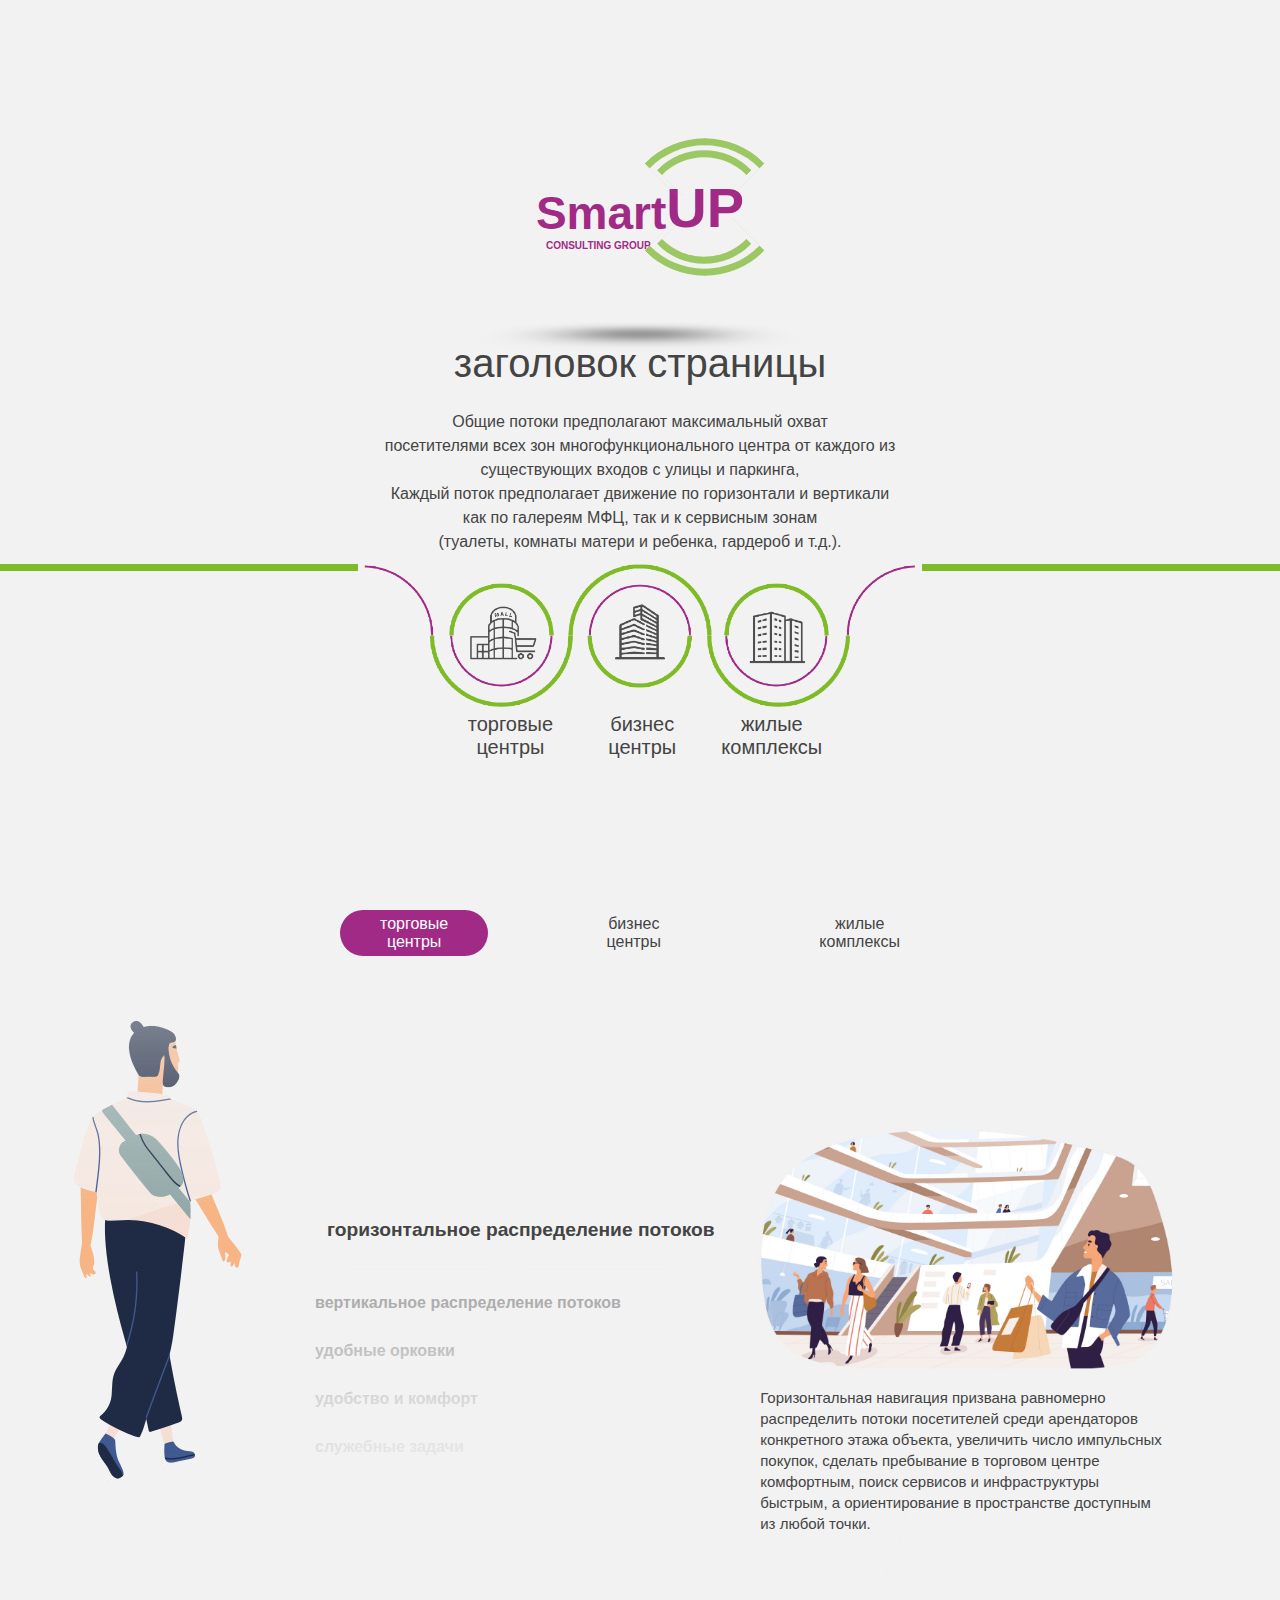
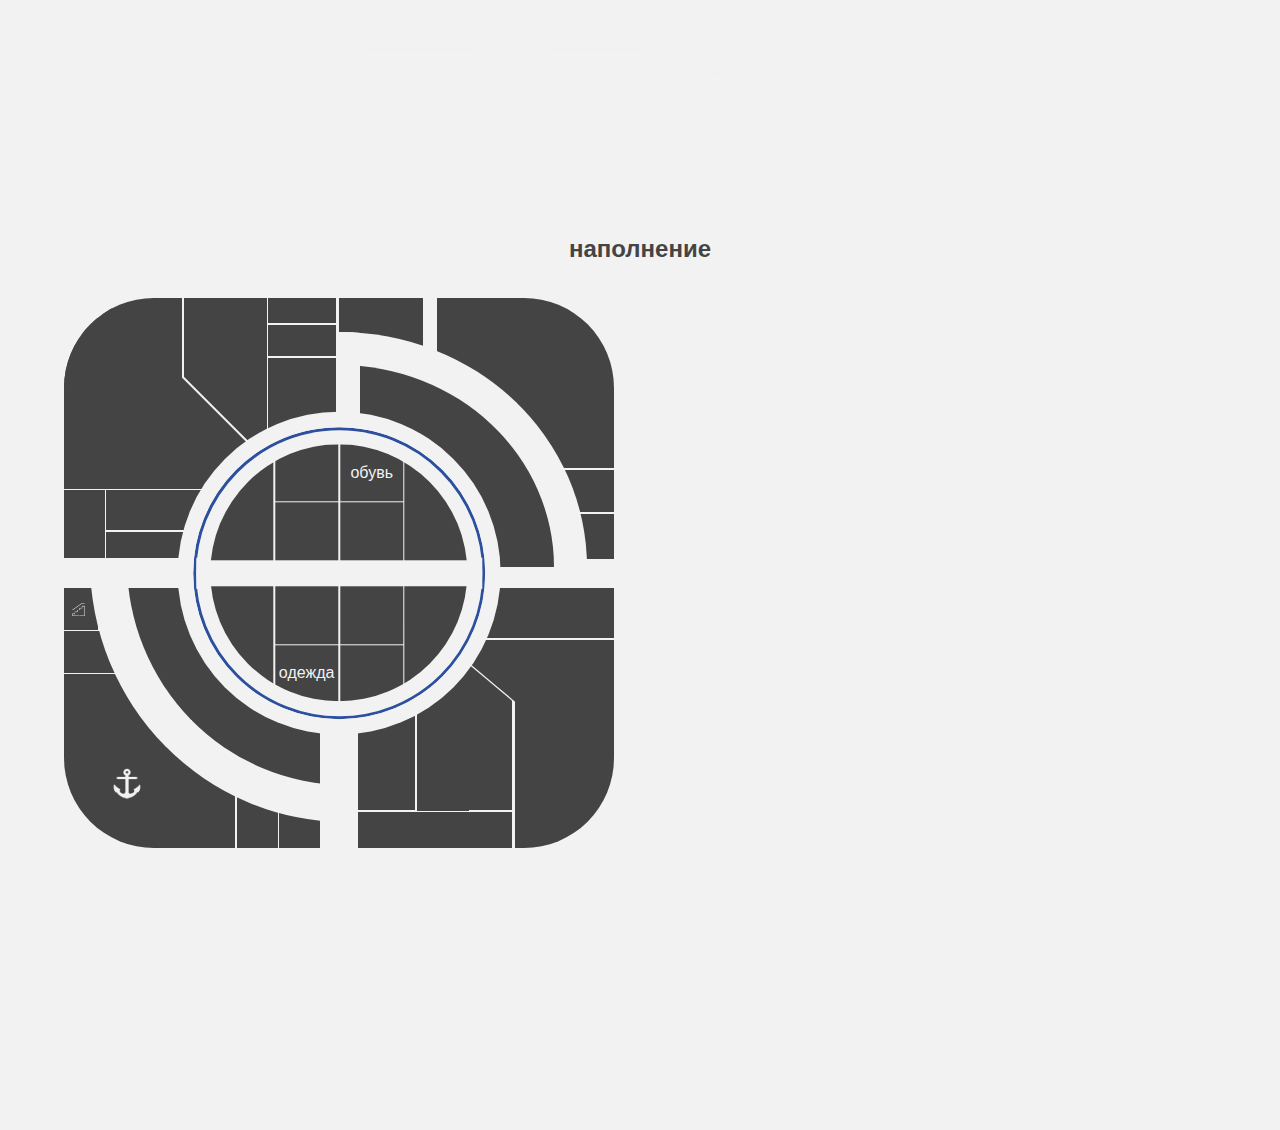
<file: index.html>
<!doctype html>
<html lang="ru">
  <head>
    <meta charset="utf-8">
    <meta name="viewport" content="width=device-width, initial-scale=1, shrink-to-fit=no">
    <!-- <link rel="stylesheet" href="css/swiper.css"> -->
    <link rel="stylesheet" href="css/style.css">
    <title>Hello, world!</title>
  </head>
  <body>

    <header class="header scrol_to">
      <div class="logo">
        <div class="logo_wrap laod_anim">
          <div class="logo_text">
            Smart
            <p class="up">UP</p>
          </div>
          <div class="round"><span></span></div>
          <p>
            consulting group
          </p>
        </div>
        <div class="logo_shaow"></div>
      </div>
      <div class="header_text">
        <h1 class="header_title">заголовок страницы</h1>  
        Общие потоки предполагают максимальный охват<br/>
        посетителями всех зон многофункционального центра от каждого из<br/>
        существующих входов с улицы и паркинга,<br/>
        Каждый поток предполагает движение по горизонтали и вертикали<br/>
        как по галереям МФЦ, так и к сервисным зонам<br/>
        (туалеты, комнаты матери и ребенка, гардероб и т.д.).
      </div>
      <div class="header_blocks">
        <div class="header_line ln-1"></div>
        <div class="header_blocks__inner">
          <div class="header_line__wrap">
            <img src="img/Без имени.png" alt="">
          </div>
          <div class="wrap_block">
            <div class="block laod_anim bl-1">
              <a href="#" class="header_linck"></a>
              <img src="img/img02.png" alt="">
            </div>
            <div class="block_titele">
              торговые<br/>
              центры
            </div>
          </div>

          <div class="wrap_block">
            <div class="block laod_anim bl-2">
              <a href="#" class="header_linck"></a>
              <img class="img laod_anim" src="img/img01.png" alt="">
            </div>
            <div class="block_titele">
              бизнес<br/>
              центры
            </div>
          </div>
          <div class="wrap_block">
            <div class="block laod_anim bl-3">
              <a href="#" class="header_linck"></a>
              <img src="img/img03.png" alt="">
            </div>
            <div class="block_titele">
               жилые <br/>
              комплексы
            </div>
          </div>
          <div class="wrap_tiele">
            <div class="tiele t-1">
              торговые <br/>
              центры
            </div>
            <div class="tiele t-2">
              бизнес<br/>
              центры
            </div>
            <div class="tiele t-3">
              жилые <br/>
              комплексы
            </div>
          </div>
        </div> 
        <div class="header_line ln-2"></div>
      </div>
    </header>   
    <section class="content scrol_to">
      <div class="tab">
        <div class="tad_btns">
          <label for="tab-1" class="tab_btn active">
            торговые <br/>
            центры
          </label>
          <label for="tab-2" class="tab_btn">
            бизнес<br/>
            центры
          </label>
          <label for="tab-3" class="tab_btn">
            жилые <br/>
            комплексы
          </label>
        </div>
        <input type="radio" name="tab" id="tab-1" checked>
        <input type="radio" name="tab" id="tab-2">
        <input type="radio" name="tab" id="tab-3">
        <div class="tab_body">
          <div class="tab_content tab-1">
            <div class="wrap_img__left">
              <div class="wrap_img active_move tab-1 img-1">
                <img src="img/tcL01.jpg" alt="">
              </div>
              <div class="wrap_img tab-1 img-2">
                <img src="img/tcL02.jpg" alt="">
              </div>
             <!--  <div class="wrap_img img-3">
                <img src="img/tcL01.jpg" alt="">
              </div> -->
              <div class="wrap_img tab-1 img-3">
                <img src="img/tcL03.jpg" alt="">
              </div>
              <div class="wrap_img tab-1 img-4">
                <img src="img/tcL04.jpg" alt="">
              </div>
              <div class="wrap_img tab-1 img-5">
                <img src="img/tcL05.jpg" alt="">
              </div>
            </div>
            <ul class="tab_ul">
              <li class="tab_item tab-1 active it-1">
                <a href="#" class="tab_linck">
                  горизонтальное распределение потоков
                </a>
              </li>
              <li class="tab_item tab-1 it-2">
                <a href="#" class="tab_linck">
                  вертикальное распределение потоков
                </a>
              </li>
              <!-- <li class="tab_item it-3">
                <a href="#" class="tab_linck">
                  уменьшение критических птоков
                </a>
              </li> -->
              <li class="tab_item tab-1 it-4">
                <a href="#" class="tab_linck">
                  удобные орковки
                </a>
              </li>
              <li class="tab_item tab-1 it-5">
                <a href="#" class="tab_linck">
                  удобство и комфорт
                </a>
              </li>
              <li class="tab_item tab-1 it-6">
                <a href="#" class="tab_linck">
                  служебные задачи
                </a>
              </li>
            </ul>
            <div class="tab_inf">
              <div class="tab_inf__wrap active_move tab-1">
                <div class="tab_inf__inner">
                  <div class="tab_img">
                    <img src="img/tc01.jpg" alt="">
                  </div>
                  <div class="tab_text">
                    Горизонтальная навигация призвана равномерно распределить
                    потоки посетителей среди арендаторов конкретного этажа объекта,
                    увеличить число импульсных покупок, сделать пребывание в
                    торговом центре комфортным, поиск сервисов и инфраструктуры
                    быстрым, а ориентирование в пространстве доступным из любой
                    точки.
                  </div>
                </div>
              </div>
              <div class="tab_inf__wrap tab-1">
                <div class="tab_inf__inner">
                  <div class="tab_img">
                    <img src="img/tc02.jpg" alt="">
                  </div>
                  <div class="tab_text">
                    Вертикальная навигация призвана быстро сориентировать
                    посетителя перед эскалатором или лифтом, что именно он может
                    найти на других уровнях и где сейчас находится. Этот блок помогает
                    перераспределить трафик между уровнями и протянуть поток
                    посетителей на этажи.
                  </div>
                </div>
              </div>
              <div class="tab_inf__wrap tab-1">
                <div class="tab_inf__inner">
                  <div class="tab_img">
                    <img src="img/tc03.jpg" alt="">
                  </div>
                  <div class="tab_text">
                    Театр начинается с вешалки, а торговый центр - с подъездных путей.
                    Отношение к объекту далеко не в последнюю очередь зависит от
                    удобства водителя. Найти парковку, нужное место, ближайший вход,
                    вернуться назад с первой попытки - это редкое удовольствие,
                    которое запомнят и оценят все посетители.
                  </div>
                </div>
              </div>
              <div class="tab_inf__wrap tab-1">
                <div class="tab_inf__inner">
                  <div class="tab_img">
                    <img src="img/tc04.jpg" alt="">
                  </div>
                  <div class="tab_text">
                    В торговом центре собрано очень много всего: магазины, парковки,
                    туалеты, лифты, арт-пространства, еда, развлечения и так далее.
                    Если во всем этом многообразии составляющих легко и просто
                    сориентироваться в любой точке - это удобно. По-настоящему
                    удобно. Это уже лояльность.
                  </div>
                </div>
              </div>
              <div class="tab_inf__wrap tab-1">
                <div class="tab_inf__inner">
                  <div class="tab_img">
                    <img src="img/tc05.jpg" alt="">
                  </div>
                  <div class="tab_text">
                    Посетители объекта - это лишь одна сторона жизни торгового
                    комплекса. По ту сторону сервисных дверей кипит целая жизнь,
                    которая все время куда-то ходит, что-то привозит, с кем-то
                    встречается. Вывесок арендаторов там нет, а ориентироваться
                    нужно. Служебная навигация призвана направить все потоки
                    обслуживающего персонала или сотрудников объекта.
                  </div>
                </div>
              </div>
            </div>
          </div>
          <div class="tab_content tab-2">
            <div class="wrap_img__left">
              <div class="wrap_img active_move tab-2 img-1">
                <img src="img/bcL01.jpg" alt="">
              </div>
              <div class="wrap_img tab-2 img-2">
                <img src="img/bcL02.jpg" alt="">
              </div>
              <div class="wrap_img tab-2 img-3">
                <img src="img/bcL03.jpg" alt="">
              </div>
              <div class="wrap_img tab-2 img-4">
                <img src="img/tcL05.jpg" alt="">
              </div>
              <div class="wrap_img tab-2 img-5">
                <img src="img/bcL05.jpg" alt="">
              </div>
            </div>
            <ul class="tab_ul">
              <li class="tab_item tab-2 active it-1">
                <a href="#" class="tab_linck">
                  удобные парковки
                </a>
              </li>
              <li class="tab_item tab-2 it-2">
                <a href="#" class="tab_linck">
                  использование инфаструктуры
                </a>
              </li>
              <li class="tab_item tab-2 it-4">
                <a href="#" class="tab_linck">
                  встреча гостей
                </a>
              </li>
              <li class="tab_item tab-2 it-5">
                <a href="#" class="tab_linck">
                  служебные задачи
                </a>
              </li>
              <li class="tab_item tab-2 it-6">
                <a href="#" class="tab_linck">
                  поддержка статуса
                </a>
              </li>
            </ul>
            <div class="tab_inf">
              <div class="tab_inf__wrap active_move tab-2">
                <div class="tab_inf__inner">
                  <div class="tab_img">
                    <img src="img/bc01.jpg" alt="">
                  </div>
                  <div class="tab_text">
                    Бизнес-центры, как правило, располагает развитой
                    инфраструктурой, сложными интересными планировками и единым
                    сдержанным дизайном. Когда есть правильная навигация, резиденту
                    достаточно просто назвать гостям номер офиса, а гости уже сами
                    смогут быстро сориентироваться и не будут мучать лишними
                    вопросами при поисках.
                  </div>
                </div>
              </div>
              <div class="tab_inf__wrap tab-2">
                <div class="tab_inf__inner">
                  <div class="tab_img">
                    <img src="img/bc02.jpg" alt="">
                  </div>
                  <div class="tab_text">
                    Бизнес-центры, как правило, располагает развитой
                    инфраструктурой, сложными интересными планировками и единым
                    сдержанным дизайном. Когда есть правильная навигация, резиденту
                    достаточно просто назвать гостям номер офиса, а гости уже сами
                    смогут быстро сориентироваться и не будут мучать лишними
                    вопросами при поисках.
                  </div>
                </div>
              </div>
              <div class="tab_inf__wrap tab-2">
                <div class="tab_inf__inner">
                  <div class="tab_img">
                    <img src="img/bc03.jpg" alt="">
                  </div>
                  <div class="tab_text">
                    Бизнес-центры, как правило, располагает развитой
                    инфраструктурой, сложными интересными планировками и единым
                    сдержанным дизайном. Когда есть правильная навигация, резиденту
                    достаточно просто назвать гостям номер офиса, а гости уже сами
                    смогут быстро сориентироваться и не будут мучать лишними
                    вопросами при поисках.
                  </div>
                </div>
              </div>
              <div class="tab_inf__wrap tab-2">
                <div class="tab_inf__inner">
                  <div class="tab_img">
                    <img src="img/bc04.jpg" alt="">
                  </div>
                  <div class="tab_text">
                    Резиденты объекта - это лишь одна часть жизни бизнес центра. По ту
                    сторону сервисных дверей кипит целая жизнь, которая все время
                    куда-то ходит, что-то привозит, с кем-то встречается. Вывесок там
                    нет, а ориентироваться нужно. Служебная навигация призвана
                    направить все потоки обслуживающего персонала или сотрудников
                    объекта.
                  </div>
                </div>
              </div>
              <div class="tab_inf__wrap tab-2">
                <div class="tab_inf__inner">
                  <div class="tab_img">
                    <img src="img/bc05.jpg" alt="">
                  </div>
                  <div class="tab_text">
                    Посетители объекта - это лишь одна сторона жизни торгового
                    комплекса. По ту сторону сервисных дверей кипит целая жизнь,
                    которая все время куда-то ходит, что-то привозит, с кем-то
                    встречается. Вывесок арендаторов там нет, а ориентироваться
                    нужно. Служебная навигация призвана направить все потоки
                    обслуживающего персонала или сотрудников объекта.
                  </div>
                </div>
              </div>
            </div>
          </div>
          <div class="tab_content tab-3">
             <div class="wrap_img__left">
              <div class="wrap_img active_move tab-3 img-1">
                <img src="img/bcL05.jpg" alt="">
              </div>
              <div class="wrap_img tab-3 img-2">
                <img src="img/jkL02.jpg" alt="">
              </div>
              <div class="wrap_img tab-3 img-3">
                <img src="img/jkL03.jpg" alt="">
              </div>
              <div class="wrap_img tab-3 img-4">
                <img src="img/tcL04.jpg" alt="">
              </div>
            </div>
            <ul class="tab_ul">
              <li class="tab_item tab-3 active it-1">
                <a href="#" class="tab_linck">
                  удобные парковки
                </a>
              </li>
              <li class="tab_item tab-3 it-2">
                <a href="#" class="tab_linck">
                  использование инфаструктуры
                </a>
              </li>
              <li class="tab_item tab-3 it-3">
                <a href="#" class="tab_linck">
                  встреча гостей
                </a>
              </li>
              <li class="tab_item tab-3 it-4">
                <a href="#" class="tab_linck">
                  служебные задачи
                </a>
              </li>
            </ul>
            <div class="tab_inf">
              <div class="tab_inf__wrap active_move tab-3">
                <div class="tab_inf__inner">
                  <div class="tab_img">
                    <img src="img/jk01.jpg" alt="">
                  </div>
                  <div class="tab_text">
                    Любой уважающий себя девелопер понимает, что есть уровень
                    жилья, который просто не может существовать без навигации.
                    Резиденты комплекса должны всегда знать и понимать, что и где
                    находится.
                  </div>
                </div>
              </div>
              <div class="tab_inf__wrap tab-3">
                <div class="tab_inf__inner">
                  <div class="tab_img">
                    <img src="img/jk02.jpg" alt="">
                  </div>
                  <div class="tab_text">
                    Резиденты объекта - это лишь одна часть жилого комплекса. По ту
                    сторону сервисных дверей кипит целая жизнь, которая все время
                    куда-то ходит, что-то привозит, с кем-то встречается. Вывесок там
                    нет, а ориентироваться нужно. Служебная навигация призвана
                    направить все потоки обслуживающего персонала или сотрудников
                    объекта.
                  </div>
                </div>
              </div>
              <div class="tab_inf__wrap tab-3">
                <div class="tab_inf__inner">
                  <div class="tab_img">
                    <img src="img/jk03.jpg" alt="">
                  </div>
                  <div class="tab_text">
                    Бизнес и премиум жилье, как правило, располагает развитой
                    инфраструктурой, сложными интересными планировками и единым
                    сдержанным дизайном. Когда есть правильная навигация, резиденту
                    достаточно просто назвать гостям номер квартиры, а гости уже сами
                    смогут быстро сориентироваться и не будут мучать лишними
                    вопросами собственника жилья.
                  </div>
                </div>
              </div>
              <div class="tab_inf__wrap tab-3">
                <div class="tab_inf__inner">
                  <div class="tab_img">
                    <img src="img/jk04.jpg" alt="">
                  </div>
                  <div class="tab_text">
                    Резиденты комплекса почувствуют настоящий комфорт, когда смогут
                    быстро ориентироваться на территории ЖК сами и будут избавлены
                    от необходимости кому-либо что-либобъяснять, чтобы кто-то что-то
                    нашел.
                  </div>
                </div>
              </div>
            </div>
          </div>         
        </div>
      </div>
    </section>

    <footer class="footer">
      <div class="wrap_footer">
        <h2 class="footer_titele">
          <span class="tc">наполнение</span>
          <span class="bc"></span>
          <span class="jk"></span>
        </h2>
        <div class="inner_footer tc_shem">
          <div class="shem_block">
            <div class="center_round">
              <div class="round_blu">
               <div class="center_ln"></div>
                <div class="round_inner">
                  <div class="block_wrap">
                    <div class="block ln_linck bl_1"></div>
                    <div class="block ln_linck bl_2"></div>
                    <div class="block ln_linck bl_3"></div>
                    <div class="block ln_linck bl_4"></div>
                    <div class="block ln_linck bl_5"></div>
                    <div class="block ln_linck bl_6"></div>
                    <div class="block ln_linck bl_7"></div>
                    <div class="block ln_linck bl_8"></div>
                    <div class="block ln_linck bl_9">
                      обувь
                    </div>
                    <div class="block ln_linck bl_10"></div>
                    <div class="block ln_linck bl_11">
                      одежда
                    </div>
                    <div class="block ln_linck bl_12"></div>
                  </div>
                </div>
              </div>  
            </div>
            <div class="bl_lt block">
              <div class="inner_block">
                <div class="block_linck bk_l-1"></div>
                <div class="block_linck bk_l-2"></div>
                <div class="block_linck bk_l-3"></div>
                <div class="block_linck bk_l-4"></div>
                <div class="block_linck bk_l-5"></div>
                <div class="block_linck bk_l-6"></div>
                <div class="block_linck bk_l-7">
                  <div class="bl_1"></div>
                  <div class="bl_2"></div>
                </div>
                <div class="block_linck bk_l-8">

                  <div class="bl_1">
                    <img src="img/ico_shem01.png" alt="">
                  </div>
                  <div class="bl_2"></div>
                </div>
              </div>
            </div>
            <div class="bl_rt block">
              <div class="inner_block">
                <div class="block_linck bk_l-1"></div>
                <div class="block_linck bk_l-2"></div>
                <div class="block_linck bk_l-3"></div>
                <div class="block_linck bk_l-4"></div>
                <div class="block_linck bk_l-5"></div>
              </div>
            </div>
            <div class="bl_rb block">
              <div class="inner_block">
                <div class="block_linck bk_l-1"></div>
                <div class="block_linck bk_l-2">
                  <div class="bl_1"></div>
                  <div class="bl_2"></div>
                </div>
                <div class="block_linck bk_l-3">
                  <div class="bl_1"></div>
                  <div class="bl_2"></div>
                </div>
                <div class="block_linck bk_l-4"></div>
                <div class="block_linck bk_l-5"></div>
              </div>
            </div>
            <div class="bl_lb block">
              <div class="inner_block">
                <div class="block_linck bk_l-1">
                  <img src="img/ico_shem01.png" alt="">
                </div>
                <div class="block_linck bk_l-2">
                  <img src="img/ico_shem05.png" alt="">
                </div>
                <div class="block_linck bk_l-3"></div>
                <div class="block_linck bk_l-4"></div>
                <div class="block_linck bk_l-5">
                  <div class="bl_1"></div>
                  <div class="bl_2"></div>
                </div>
                <div class="block_linck bk_l-6">
                  <div class="bl_1"></div>
                  <div class="bl_2"></div>
                </div>
              </div>
            </div>
          </div>
          <div class="shem_text"></div>
        </div>
      </div>
    </footer>

    <script src="js/script.js"></script>

  </body>
</html>
</file>
<file: css/style.css>
@charset "UTF-8";
@font-face {
  font-family: "Conv_FuturaDemiC";
  src: url("../font_text/FuturaDemiC.otf");
  src: url("../font_text/FuturaDemiC.eot");
  src: local("☺"), url("../font_text/FuturaDemiC.woff") format("woff"), url("../font_text/FuturaDemiC.ttf") format("truetype"), url("../font_text/FuturaDemiC.svg") format("svg");
  font-weight: normal;
  font-style: normal;
}
body {
  padding: 0;
  margin: 0;
  font-family: "FuturaDemiC", sans-serif;
  color: #444;
  background: #f2f2f2;
}

* {
  -webkit-box-sizing: border-box;
          box-sizing: border-box;
}

ul {
  list-style-type: none;
  padding: 0;
}

a {
  text-decoration: none;
  color: inherit;
}

.header {
  min-height: 100vh;
  width: 100%;
  display: -webkit-box;
  display: -ms-flexbox;
  display: flex;
  -webkit-box-orient: vertical;
  -webkit-box-direction: normal;
      -ms-flex-direction: column;
          flex-direction: column;
  -webkit-box-pack: center;
      -ms-flex-pack: center;
          justify-content: center;
  -webkit-box-align: center;
      -ms-flex-align: center;
          align-items: center;
}
.header .logo {
  padding-top: 40px;
  font-size: 46px;
  font-weight: 800;
  color: #a12a86;
  position: relative;
}
@media (max-width: 768px) {
  .header .logo {
    font-size: 42px;
  }
}
.header .logo .logo_shaow {
  position: absolute;
  width: 100%;
  height: 100%;
  top: 120%;
  -webkit-transform-style: preserve-3d;
          transform-style: preserve-3d;
  -webkit-transition: 1.8s;
  transition: 1.8s;
  background: #000;
  -webkit-filter: blur(150px);
          filter: blur(150px);
  -webkit-transform: perspective(200px) rotateX(60deg) translateY(10px) scale(0.01, 0.02);
          transform: perspective(200px) rotateX(60deg) translateY(10px) scale(0.01, 0.02);
}
.header .logo .logo_wrap {
  position: relative;
  -webkit-transform: translateY(-35vh);
          transform: translateY(-35vh);
  -webkit-transition: 1.5s;
  transition: 1.5s;
}
.header .logo .logo_wrap.load {
  -webkit-transform: translateY(0vh);
          transform: translateY(0vh);
}
.header .logo .logo_wrap.load ~ .logo_shaow {
  -webkit-filter: blur(90px);
          filter: blur(90px);
  -webkit-transform: perspective(400px) rotateX(75deg) translateY(10px) scale(0.5, 0.2);
          transform: perspective(400px) rotateX(75deg) translateY(10px) scale(0.5, 0.2);
}
.header .logo .logo_wrap .logo_text {
  display: -webkit-box;
  display: -ms-flexbox;
  display: flex;
  -webkit-box-align: end;
      -ms-flex-align: end;
          align-items: flex-end;
}
.header .logo .logo_wrap .logo_text .up {
  line-height: 64px;
  margin: 0;
  font-size: 56px;
}
@media (max-width: 768px) {
  .header .logo .logo_wrap .logo_text .up {
    font-size: 52px;
  }
}
.header .logo .logo_wrap p {
  text-transform: uppercase;
  margin: 0;
  margin-left: 10px;
  font-size: 10px;
}
@media (max-width: 768px) {
  .header .logo .logo_wrap p {
    margin-left: 0;
  }
}
.header .logo .logo_wrap .round:before, .header .logo .logo_wrap .round:after {
  display: block;
  content: "";
  position: absolute;
  height: 60px;
  width: 60px;
  right: 30px;
  border-radius: 100% 0% 1% 1%;
  border-top: 7px solid #9cc863;
  border-left: 7px solid #9cc863;
}
@media (max-width: 768px) {
  .header .logo .logo_wrap .round:before, .header .logo .logo_wrap .round:after {
    height: 50px;
    width: 50px;
  }
}
.header .logo .logo_wrap .round:before {
  -webkit-transform: rotate(45deg) translateX(50%);
          transform: rotate(45deg) translateX(50%);
  bottom: 95%;
}
.header .logo .logo_wrap .round:after {
  top: 77%;
  -webkit-transform: rotate(-135deg) translateY(50%);
          transform: rotate(-135deg) translateY(50%);
}
.header .logo .logo_wrap .round span:before, .header .logo .logo_wrap .round span:after {
  display: block;
  content: "";
  position: absolute;
  height: 78px;
  width: 78px;
  right: 27px;
  border-radius: 100% 0% 1% 1%;
  border-top: 7px solid #9cc863;
  border-left: 7px solid #9cc863;
}
@media (max-width: 768px) {
  .header .logo .logo_wrap .round span:before, .header .logo .logo_wrap .round span:after {
    height: 64px;
    width: 64px;
  }
}
.header .logo .logo_wrap .round span:before {
  -webkit-transform: rotate(45deg) translateX(50%);
          transform: rotate(45deg) translateX(50%);
  bottom: 100%;
}
.header .logo .logo_wrap .round span:after {
  top: 83%;
  -webkit-transform: rotate(-135deg) translateY(50%);
          transform: rotate(-135deg) translateY(50%);
}
.header .header_text {
  margin: 65px 60px 10px;
  text-align: center;
  max-width: 600px;
  line-height: 150%;
}
.header .header_text .header_title {
  line-height: 100%;
  font-weight: 500;
  font-size: 40px;
}
.header .header_blocks {
  display: -webkit-box;
  display: -ms-flexbox;
  display: flex;
  -webkit-box-pack: justify;
      -ms-flex-pack: justify;
          justify-content: space-between;
  width: 100%;
  position: relative;
}
.header .header_blocks .header_line {
  width: 28vw;
  height: 7px;
  background: #7fba27;
  position: relative;
}
@media (max-width: 1024px) {
  .header .header_blocks .header_line {
    display: none;
  }
}
.header .header_blocks .header_blocks__inner {
  width: 35.9vw;
  padding: 5px 10px;
  height: 225px;
  display: -webkit-box;
  display: -ms-flexbox;
  display: flex;
  -webkit-box-pack: center;
      -ms-flex-pack: center;
          justify-content: center;
  -webkit-box-align: end;
      -ms-flex-align: end;
          align-items: flex-end;
  -ms-flex-wrap: wrap;
      flex-wrap: wrap;
  position: relative;
}
@media (max-width: 1350px) {
  .header .header_blocks .header_blocks__inner {
    height: 200px;
  }
}
@media (max-width: 1200px) {
  .header .header_blocks .header_blocks__inner {
    height: 180px;
  }
}
@media (max-width: 1024px) {
  .header .header_blocks .header_blocks__inner {
    -webkit-box-pack: justify;
        -ms-flex-pack: justify;
            justify-content: space-between;
    margin: 0 auto;
    width: 600px;
  }
}
@media (max-width: 768px) {
  .header .header_blocks .header_blocks__inner {
    -ms-flex-pack: distribute;
        justify-content: space-around;
  }
}
@media (max-width: 500px) {
  .header .header_blocks .header_blocks__inner {
    -webkit-box-orient: horizontal;
    -webkit-box-direction: normal;
        -ms-flex-direction: row;
            flex-direction: row;
    -webkit-box-pack: center;
        -ms-flex-pack: center;
            justify-content: center;
  }
}
.header .header_blocks .header_blocks__inner .header_line__wrap {
  left: 50%;
  top: 1.65%;
  -webkit-transform: translate(-50%, -50%);
          transform: translate(-50%, -50%);
  position: absolute;
  width: 43vw;
  height: 210px;
}
.header .header_blocks .header_blocks__inner .header_line__wrap img {
  position: absolute;
  top: 48.5%;
  left: 0;
  width: 100%;
  height: auto;
  display: -webkit-box;
  display: -ms-flexbox;
  display: flex;
}
@media (max-width: 1024px) {
  .header .header_blocks .header_blocks__inner .header_line__wrap img {
    display: none;
  }
}
.header .header_blocks .header_blocks__inner .wrap_tiele {
  width: 100%;
  display: -webkit-box;
  display: -ms-flexbox;
  display: flex;
  -ms-flex-pack: distribute;
      justify-content: space-around;
  padding-left: 20px;
}
@media (max-width: 1024px) {
  .header .header_blocks .header_blocks__inner .wrap_tiele {
    display: none;
  }
}
.header .header_blocks .header_blocks__inner .wrap_tiele .tiele {
  text-align: center;
  font-size: 20px;
}
.header .header_blocks .header_blocks__inner .wrap_tiele .tiele.t-3 {
  -webkit-transform: translateX(-10px);
          transform: translateX(-10px);
}
.header .header_blocks .header_blocks__inner .wrap_block {
  display: none;
  margin: 0 10px;
}
@media (max-width: 1024px) {
  .header .header_blocks .header_blocks__inner .wrap_block {
    display: -webkit-box;
    display: -ms-flexbox;
    display: flex;
    -webkit-box-orient: vertical;
    -webkit-box-direction: normal;
        -ms-flex-direction: column;
            flex-direction: column;
    -webkit-box-pack: center;
        -ms-flex-pack: center;
            justify-content: center;
  }
}
.header .header_blocks .header_blocks__inner .wrap_block .block {
  width: 130px;
  height: 130px;
  border-radius: 50%;
  border: 3px solid #a12a86;
  position: relative;
  -webkit-transition: all 1s ease 0.2s;
  transition: all 1s ease 0.2s;
  -webkit-transform: rotate(360deg);
          transform: rotate(360deg);
}
.header .header_blocks .header_blocks__inner .wrap_block .block.load {
  -webkit-transform: rotate(0deg);
          transform: rotate(0deg);
}
@media (max-width: 768px) {
  .header .header_blocks .header_blocks__inner .wrap_block .block.bl-1 {
    margin: 0;
  }
}
.header .header_blocks .header_blocks__inner .wrap_block .block.bl-1.load img {
  -webkit-transform: rotate(0deg);
          transform: rotate(0deg);
  -webkit-transition: all 1s ease 0.2s;
  transition: all 1s ease 0.2s;
}
.header .header_blocks .header_blocks__inner .wrap_block .block.bl-1:before {
  -webkit-transform: translate(-5px, -4px);
          transform: translate(-5px, -4px);
  width: 120.5px;
}
.header .header_blocks .header_blocks__inner .wrap_block .block.bl-2 .img {
  -webkit-transform: rotate(0deg);
          transform: rotate(0deg);
  -webkit-transition: all 1s ease 0.2s;
  transition: all 1s ease 0.2s;
}
.header .header_blocks .header_blocks__inner .wrap_block .block.bl-2 .img.load {
  -webkit-transform: rotate(180deg);
          transform: rotate(180deg);
}
.header .header_blocks .header_blocks__inner .wrap_block .block.bl-2.load {
  -webkit-transform: rotate(180deg);
          transform: rotate(180deg);
}
.header .header_blocks .header_blocks__inner .wrap_block .block.bl-2:before {
  -webkit-transform: translate(-5px, -4px);
          transform: translate(-5px, -4px);
}
.header .header_blocks .header_blocks__inner .wrap_block .block.bl-3.load img {
  -webkit-transform: rotate(0deg);
          transform: rotate(0deg);
  -webkit-transition: all 1s ease 0.2s;
  transition: all 1s ease 0.2s;
}
.header .header_blocks .header_blocks__inner .wrap_block .block.bl-3:before {
  -webkit-transform: translate(-5px, -4px);
          transform: translate(-5px, -4px);
  width: 120.5px;
}
.header .header_blocks .header_blocks__inner .wrap_block .block:before {
  -webkit-transform: translate(-4px, -4px);
          transform: translate(-4px, -4px);
  border-radius: 200px 200px 0 0;
  content: "";
  position: absolute;
  width: 120px;
  height: 50%;
  border-top: 7px solid #7fba27;
  border-left: 7px solid #7fba27;
  border-right: 7px solid #7fba27;
}
.header .header_blocks .header_blocks__inner .wrap_block .block img {
  -webkit-transform: rotate(-360deg);
          transform: rotate(-360deg);
  -webkit-transition: all 1s ease 0.2s;
  transition: all 1s ease 0.2s;
  display: -webkit-box;
  display: -ms-flexbox;
  display: flex;
  -o-object-position: center;
     object-position: center;
  width: 100%;
  height: auto;
}
.header .header_blocks .header_blocks__inner .wrap_block .block_titele {
  margin-top: 7px;
  font-size: 20px;
  text-align: center;
}

.content {
  width: 100%;
  height: 100vh;
  overflow: hidden;
}
.content .tab {
  display: -webkit-box;
  display: -ms-flexbox;
  display: flex;
  -webkit-box-pack: center;
      -ms-flex-pack: center;
          justify-content: center;
  -webkit-box-orient: vertical;
  -webkit-box-direction: normal;
      -ms-flex-direction: column;
          flex-direction: column;
}
.content .tab .tad_btns {
  margin: 10px auto;
  width: 600px;
  display: -webkit-box;
  display: -ms-flexbox;
  display: flex;
  -webkit-box-pack: justify;
      -ms-flex-pack: justify;
          justify-content: space-between;
}
.content .tab .tad_btns .tab_btn {
  position: relative;
  z-index: 70;
  -webkit-transition: 0.4s;
  transition: 0.4s;
  padding: 5px 40px;
  border-radius: 30px;
  cursor: pointer;
  text-align: center;
}
.content .tab .tad_btns .tab_btn.active {
  background: #a12a86;
  color: #fff;
}
.content .tab input[type=radio] {
  position: absolute;
  opacity: 0;
  visibility: hidden;
}
.content .tab #tab-1:checked ~ .tab_body .tab_content.tab-1 {
  opacity: 1;
  visibility: visible;
  -webkit-transition: visibility 0s ease 0s, opacity 1s;
  transition: visibility 0s ease 0s, opacity 1s;
}
.content .tab #tab-2:checked ~ .tab_body .tab_content.tab-2 {
  opacity: 1;
  visibility: visible;
  -webkit-transition: visibility 0s ease 0s, opacity 1s;
  transition: visibility 0s ease 0s, opacity 1s;
}
.content .tab #tab-3:checked ~ .tab_body .tab_content.tab-3 {
  opacity: 1;
  visibility: visible;
  -webkit-transition: visibility 0s ease 0s, opacity 1s;
  transition: visibility 0s ease 0s, opacity 1s;
}
.content .tab .tab_body {
  width: 100%;
  height: 80vh;
  position: relative;
}
.content .tab .tab_body .tab_content {
  -webkit-transition: visibility 0s ease 1s, opacity 1s;
  transition: visibility 0s ease 1s, opacity 1s;
  opacity: 0;
  visibility: hidden;
  position: absolute;
  left: 0;
  top: 0;
  height: 100%;
  display: -webkit-box;
  display: -ms-flexbox;
  display: flex;
  -webkit-box-pack: justify;
      -ms-flex-pack: justify;
          justify-content: space-between;
  -webkit-box-align: center;
      -ms-flex-align: center;
          align-items: center;
}
@media (max-width: 880px) {
  .content .tab .tab_body .tab_content {
    left: 50%;
    -webkit-transform: translateX(-50%);
            transform: translateX(-50%);
    width: 90%;
  }
}
.content .tab .tab_body .tab_content .wrap_img__left {
  width: 300px;
  height: 600px;
  position: relative;
  z-index: 40;
}
@media (max-width: 1240px) {
  .content .tab .tab_body .tab_content .wrap_img__left {
    width: 210px;
    height: 470px;
  }
}
@media (max-width: 880px) {
  .content .tab .tab_body .tab_content .wrap_img__left {
    display: none;
  }
}
.content .tab .tab_body .tab_content .wrap_img__left .wrap_img {
  position: absolute;
  -webkit-transition: 0.4s;
  transition: 0.4s;
  left: 0;
  opacity: 0;
  width: 100%;
}
.content .tab .tab_body .tab_content .wrap_img__left .wrap_img.img-1 {
  bottom: 10%;
}
.content .tab .tab_body .tab_content .wrap_img__left .wrap_img.img-3 {
  bottom: 25%;
}
.content .tab .tab_body .tab_content .wrap_img__left .wrap_img.img-4 {
  bottom: 0%;
}
.content .tab .tab_body .tab_content .wrap_img__left .wrap_img.img-5 {
  bottom: 15%;
}
.content .tab .tab_body .tab_content .wrap_img__left .wrap_img.active_move {
  -webkit-transition: all 0.4s ease 0.05s;
  transition: all 0.4s ease 0.05s;
  opacity: 1;
}
.content .tab .tab_body .tab_content .wrap_img__left .wrap_img.tab-2.img-1 {
  top: 10%;
}
.content .tab .tab_body .tab_content .wrap_img__left .wrap_img.tab-2.img-3 {
  bottom: 25%;
}
.content .tab .tab_body .tab_content .wrap_img__left .wrap_img.tab-2.img-4 {
  bottom: 0%;
}
.content .tab .tab_body .tab_content .wrap_img__left .wrap_img.tab-2.img-5 {
  bottom: 15%;
}
.content .tab .tab_body .tab_content .wrap_img__left .wrap_img.tab-3.img-1 {
  bottom: 10%;
}
.content .tab .tab_body .tab_content .wrap_img__left .wrap_img.tab-3.img-2 {
  top: 15%;
}
.content .tab .tab_body .tab_content .wrap_img__left .wrap_img.tab-3.img-3 {
  bottom: 25%;
}
.content .tab .tab_body .tab_content .wrap_img__left .wrap_img.tab-3.img-4 {
  bottom: 0%;
}
.content .tab .tab_body .tab_content .wrap_img__left .wrap_img.tab-3.img-5 {
  bottom: 15%;
}
.content .tab .tab_body .tab_content .wrap_img__left .wrap_img img {
  width: 100%;
  -o-object-fit: cover;
     object-fit: cover;
  display: -webkit-box;
  display: -ms-flexbox;
  display: flex;
  height: auto;
}
.content .tab .tab_body .tab_content .tab_ul {
  padding-left: 15px;
  width: 510px;
  position: relative;
}
@media (max-width: 1320px) {
  .content .tab .tab_body .tab_content .tab_ul {
    width: 410px;
  }
}
@media (max-width: 1024px) {
  .content .tab .tab_body .tab_content .tab_ul {
    width: 310px;
    margin-right: 25px;
  }
}
.content .tab .tab_body .tab_content .tab_ul:before {
  z-index: 2;
  width: 100%;
  content: "";
  height: 10px;
  position: absolute;
  bottom: 0;
  display: block;
  left: 0;
  background: #f2f2f2;
  -webkit-box-shadow: 0 0 150px 100px #f2f2f2;
          box-shadow: 0 0 150px 100px #f2f2f2;
}
.content .tab .tab_body .tab_content .tab_ul .tab_item {
  -webkit-transition: 0.4s;
  transition: 0.4s;
  padding: 15px 0;
  position: relative;
}
.content .tab .tab_body .tab_content .tab_ul .tab_item.active {
  z-index: 5;
  -webkit-transform: scale(1.25, 1.25) translateX(65px);
          transform: scale(1.25, 1.25) translateX(65px);
  margin: 25px 0;
}
@media (max-width: 1320px) {
  .content .tab .tab_body .tab_content .tab_ul .tab_item.active {
    -webkit-transform: scale(1.2, 1.2) translateX(43px);
            transform: scale(1.2, 1.2) translateX(43px);
  }
}
.content .tab .tab_body .tab_content .tab_ul .tab_item.active:before {
  opacity: 0;
}
.content .tab .tab_body .tab_content .tab_ul .tab_item:hover {
  padding: 25px 0;
  margin: 40px 0;
  z-index: 5;
  -webkit-transform: scale(1.3, 1.3) translateX(55px);
          transform: scale(1.3, 1.3) translateX(55px);
}
.content .tab .tab_body .tab_content .tab_ul .tab_item:hover.active {
  padding: 15px 0;
  margin: 0;
  -webkit-transform: scale(1.25, 1.25) translateX(65px);
          transform: scale(1.25, 1.25) translateX(65px);
}
@media (max-width: 1320px) {
  .content .tab .tab_body .tab_content .tab_ul .tab_item:hover.active {
    -webkit-transform: scale(1.2, 1.2) translateX(55px);
            transform: scale(1.2, 1.2) translateX(55px);
  }
}
.content .tab .tab_body .tab_content .tab_ul .tab_item:hover:before {
  opacity: 0;
}
.content .tab .tab_body .tab_content .tab_ul .tab_item:before {
  -webkit-transition: 0.3s;
  transition: 0.3s;
  cursor: pointer;
  content: "";
  position: absolute;
  width: 100%;
  height: 100%;
  background: #f2f2f2;
  opacity: 0.5;
}
.content .tab .tab_body .tab_content .tab_ul .tab_item .tab_linck {
  font-weight: 700;
  font-size: 18px;
  -webkit-transition: 0.3s;
  transition: 0.3s;
}
@media (max-width: 1320px) {
  .content .tab .tab_body .tab_content .tab_ul .tab_item .tab_linck {
    font-size: 16px;
  }
}
.content .tab .tab_body .tab_content .tab_inf {
  width: 47%;
  padding-right: 20px;
  position: relative;
  z-index: 2;
  height: 80vh;
  width: 40vw;
}
.content .tab .tab_body .tab_content .tab_inf .tab_inf__wrap {
  padding-right: 10px;
  display: -webkit-box;
  display: -ms-flexbox;
  display: flex;
  -webkit-box-align: center;
      -ms-flex-align: center;
          align-items: center;
  height: 80vh;
  position: absolute;
  opacity: 0;
  -webkit-transition: 0.6s;
  transition: 0.6s;
  width: 100%;
  left: 0;
  top: 0;
}
.content .tab .tab_body .tab_content .tab_inf .tab_inf__wrap.active_move {
  opacity: 1;
}
.content .tab .tab_body .tab_content .tab_inf .tab_inf__wrap .tab_inf__inner .tab_img {
  width: 100%;
  border-radius: 20px;
}
.content .tab .tab_body .tab_content .tab_inf .tab_inf__wrap .tab_inf__inner .tab_img img {
  width: 100%;
  display: -webkit-box;
  display: -ms-flexbox;
  display: flex;
  height: auto;
}
.content .tab .tab_body .tab_content .tab_inf .tab_inf__wrap .tab_inf__inner .tab_text {
  width: 80%;
  margin: 0 auto;
  font-size: 15px;
  line-height: 140%;
}

.footer {
  width: 100%;
  height: 100vh;
  position: relative;
}
.footer .wrap_footer {
  position: relative;
  width: 90vw;
  margin: 20px auto;
  height: 90vh;
}
.footer .wrap_footer .footer_titele {
  text-align: center;
  margin: 30px 10px;
  padding: 5px;
}
.footer .wrap_footer .inner_footer {
  position: absolute;
  width: 100%;
  height: 100%;
  display: -webkit-box;
  display: -ms-flexbox;
  display: flex;
  -webkit-box-pack: justify;
      -ms-flex-pack: justify;
          justify-content: space-between;
  -ms-flex-wrap: wrap;
      flex-wrap: wrap;
}
.footer .wrap_footer .inner_footer .shem_block {
  position: relative;
  width: 43vw;
  height: 43vw;
  border-radius: 90px;
  overflow: hidden;
}
.footer .wrap_footer .inner_footer .shem_block .block {
  z-index: 25;
  width: 50%;
  height: 47.25%;
  background: #f2f2f2;
  color: #f2f2f2;
  position: absolute;
}
.footer .wrap_footer .inner_footer .shem_block .block img {
  max-width: 45%;
}
.footer .wrap_footer .inner_footer .shem_block .block.bl_lt {
  width: 49.5%;
  left: 0;
  top: 0;
}
.footer .wrap_footer .inner_footer .shem_block .block.bl_lt .inner_block {
  position: relative;
  height: 100%;
}
.footer .wrap_footer .inner_footer .shem_block .block.bl_lt .inner_block .block_linck {
  position: absolute;
  -webkit-transition: 0.4s;
  transition: 0.4s;
  display: -webkit-box;
  display: -ms-flexbox;
  display: flex;
  -webkit-box-pack: center;
      -ms-flex-pack: center;
          justify-content: center;
  -webkit-box-align: center;
      -ms-flex-align: center;
          align-items: center;
}
.footer .wrap_footer .inner_footer .shem_block .block.bl_lt .inner_block .block_linck:hover {
  background: #7fb927;
}
.footer .wrap_footer .inner_footer .shem_block .block.bl_lt .inner_block .block_linck:hover.bk_l-1, .footer .wrap_footer .inner_footer .shem_block .block.bl_lt .inner_block .block_linck:hover.bk_l-2, .footer .wrap_footer .inner_footer .shem_block .block.bl_lt .inner_block .block_linck:hover.bk_l-3, .footer .wrap_footer .inner_footer .shem_block .block.bl_lt .inner_block .block_linck:hover.bk_l-4, .footer .wrap_footer .inner_footer .shem_block .block.bl_lt .inner_block .block_linck:hover.bk_l-5, .footer .wrap_footer .inner_footer .shem_block .block.bl_lt .inner_block .block_linck:hover.bk_l-6 {
  background: #7fb927;
}
.footer .wrap_footer .inner_footer .shem_block .block.bl_lt .inner_block .block_linck:hover.bk_l-8, .footer .wrap_footer .inner_footer .shem_block .block.bl_lt .inner_block .block_linck:hover.bk_l-7 {
  background: transparent;
}
.footer .wrap_footer .inner_footer .shem_block .block.bl_lt .inner_block .block_linck:hover.bk_l-8 .bl_1,
.footer .wrap_footer .inner_footer .shem_block .block.bl_lt .inner_block .block_linck:hover.bk_l-8 .bl_2, .footer .wrap_footer .inner_footer .shem_block .block.bl_lt .inner_block .block_linck:hover.bk_l-7 .bl_1,
.footer .wrap_footer .inner_footer .shem_block .block.bl_lt .inner_block .block_linck:hover.bk_l-7 .bl_2 {
  background: #7fb927;
}
.footer .wrap_footer .inner_footer .shem_block .block.bl_lt .inner_block .block_linck.bk_l-1 {
  background: #444;
  width: 15%;
  height: 26%;
  left: 0;
  bottom: 0;
  z-index: 35;
}
.footer .wrap_footer .inner_footer .shem_block .block.bl_lt .inner_block .block_linck.bk_l-2 {
  background: #444;
  width: 29.5%;
  height: 10%;
  left: 15.5%;
  bottom: 0;
  z-index: 35;
}
.footer .wrap_footer .inner_footer .shem_block .block.bl_lt .inner_block .block_linck.bk_l-3 {
  background: #444;
  width: 38%;
  height: 15.3%;
  left: 15.5%;
  bottom: 10.7%;
  z-index: 35;
}
.footer .wrap_footer .inner_footer .shem_block .block.bl_lt .inner_block .block_linck.bk_l-4 {
  background: #444;
  width: 25%;
  height: 28%;
  right: 0;
  top: 23%;
}
.footer .wrap_footer .inner_footer .shem_block .block.bl_lt .inner_block .block_linck.bk_l-5 {
  background: #444;
  width: 25%;
  height: 12%;
  right: 0;
  top: 10.3%;
}
.footer .wrap_footer .inner_footer .shem_block .block.bl_lt .inner_block .block_linck.bk_l-6 {
  background: #444;
  width: 25%;
  top: 0;
  right: 0;
  height: 9.7%;
}
.footer .wrap_footer .inner_footer .shem_block .block.bl_lt .inner_block .block_linck.bk_l-7 {
  right: 25.5%;
  top: 0;
  width: 30.5%;
  height: 70%;
  z-index: 40;
  overflow: hidden;
}
.footer .wrap_footer .inner_footer .shem_block .block.bl_lt .inner_block .block_linck.bk_l-7 .bl_1 {
  -webkit-transition: 0.4s;
  transition: 0.4s;
  position: absolute;
  top: 0;
  width: 100%;
  height: 43%;
  background: #444;
  display: -webkit-box;
  display: -ms-flexbox;
  display: flex;
  -webkit-box-pack: center;
      -ms-flex-pack: center;
          justify-content: center;
  -webkit-box-align: center;
      -ms-flex-align: center;
          align-items: center;
}
.footer .wrap_footer .inner_footer .shem_block .block.bl_lt .inner_block .block_linck.bk_l-7 .bl_1 img {
  display: -webkit-box;
  display: -ms-flexbox;
  display: flex;
  margin: 90px 0 0 90px;
}
.footer .wrap_footer .inner_footer .shem_block .block.bl_lt .inner_block .block_linck.bk_l-7 .bl_2 {
  -webkit-transition: 0.4s;
  transition: 0.4s;
  background: #444;
  position: absolute;
  left: 0;
  width: 200%;
  bottom: 22%;
  height: 70%;
  -webkit-transform: skew(45deg, 0);
          transform: skew(45deg, 0);
}
.footer .wrap_footer .inner_footer .shem_block .block.bl_lt .inner_block .block_linck.bk_l-8 {
  height: 73.3%;
  width: 70%;
  left: 0;
  top: 0;
  z-index: 35;
  overflow: hidden;
  display: table;
}
.footer .wrap_footer .inner_footer .shem_block .block.bl_lt .inner_block .block_linck.bk_l-8 .bl_1 {
  -webkit-transition: 0.4s;
  transition: 0.4s;
  position: absolute;
  width: 62%;
  height: 100%;
  background: #444;
}
.footer .wrap_footer .inner_footer .shem_block .block.bl_lt .inner_block .block_linck.bk_l-8 .bl_2 {
  -webkit-transition: 0.4s;
  transition: 0.4s;
  position: absolute;
  width: 100%;
  bottom: 0;
  height: 70%;
  -webkit-transform: skew(0, 45deg);
          transform: skew(0, 45deg);
  background: #444;
}
.footer .wrap_footer .inner_footer .shem_block .block.bl_rb {
  width: 46.5%;
  right: 0;
  bottom: 0;
}
.footer .wrap_footer .inner_footer .shem_block .block.bl_rb .inner_block {
  position: relative;
  height: 100%;
}
.footer .wrap_footer .inner_footer .shem_block .block.bl_rb .inner_block .block_linck {
  position: absolute;
  -webkit-transition: 0.4s;
  transition: 0.4s;
  display: -webkit-box;
  display: -ms-flexbox;
  display: flex;
  -webkit-box-pack: center;
      -ms-flex-pack: center;
          justify-content: center;
  -webkit-box-align: center;
      -ms-flex-align: center;
          align-items: center;
}
.footer .wrap_footer .inner_footer .shem_block .block.bl_rb .inner_block .block_linck:hover {
  background: #7fb927;
}
.footer .wrap_footer .inner_footer .shem_block .block.bl_rb .inner_block .block_linck:hover.bk_l-1, .footer .wrap_footer .inner_footer .shem_block .block.bl_rb .inner_block .block_linck:hover.bk_l-4, .footer .wrap_footer .inner_footer .shem_block .block.bl_rb .inner_block .block_linck:hover.bk_l-5 {
  background: #7fb927;
}
.footer .wrap_footer .inner_footer .shem_block .block.bl_rb .inner_block .block_linck:hover.bk_l-3, .footer .wrap_footer .inner_footer .shem_block .block.bl_rb .inner_block .block_linck:hover.bk_l-2 {
  background: transparent;
}
.footer .wrap_footer .inner_footer .shem_block .block.bl_rb .inner_block .block_linck:hover.bk_l-3 .bl_1,
.footer .wrap_footer .inner_footer .shem_block .block.bl_rb .inner_block .block_linck:hover.bk_l-3 .bl_2, .footer .wrap_footer .inner_footer .shem_block .block.bl_rb .inner_block .block_linck:hover.bk_l-2 .bl_1,
.footer .wrap_footer .inner_footer .shem_block .block.bl_rb .inner_block .block_linck:hover.bk_l-2 .bl_2 {
  background: #7fb927;
}
.footer .wrap_footer .inner_footer .shem_block .block.bl_rb .inner_block .block_linck.bk_l-1 {
  top: 0;
  right: 0;
  width: 59%;
  height: 19%;
  background: #444;
}
.footer .wrap_footer .inner_footer .shem_block .block.bl_rb .inner_block .block_linck.bk_l-2 {
  overflow: hidden;
  right: 0;
  bottom: 0;
  background: transparent;
  height: 80.3%;
  width: 56.3%;
}
.footer .wrap_footer .inner_footer .shem_block .block.bl_rb .inner_block .block_linck.bk_l-2 .bl_1 {
  -webkit-transition: 0.4s;
  transition: 0.4s;
  position: absolute;
  height: 100%;
  width: 69%;
  background: #444;
  right: 0%;
  top: 0;
}
.footer .wrap_footer .inner_footer .shem_block .block.bl_rb .inner_block .block_linck.bk_l-2 .bl_2 {
  -webkit-transition: 0.4s;
  transition: 0.4s;
  bottom: 59.7%;
  right: 10%;
  position: absolute;
  width: 100%;
  height: 69%;
  -webkit-transform: skew(50deg);
          transform: skew(50deg);
  background: #444;
}
.footer .wrap_footer .inner_footer .shem_block .block.bl_rb .inner_block .block_linck.bk_l-3 {
  background: transparent;
  width: 37.3%;
  overflow: hidden;
  height: 57%;
  left: 22.7%;
  bottom: 14.5%;
}
.footer .wrap_footer .inner_footer .shem_block .block.bl_rb .inner_block .block_linck.bk_l-3 .bl_1 {
  -webkit-transition: 0.4s;
  transition: 0.4s;
  position: absolute;
  height: 140%;
  width: 55%;
  background: #444;
  left: 0%;
  top: -20%;
}
.footer .wrap_footer .inner_footer .shem_block .block.bl_rb .inner_block .block_linck.bk_l-3 .bl_2 {
  -webkit-transition: 0.4s;
  transition: 0.4s;
  bottom: 0%;
  right: 0%;
  position: absolute;
  width: 300%;
  height: 148%;
  -webkit-transform: skew(50deg);
          transform: skew(50deg);
  background: #444;
}
.footer .wrap_footer .inner_footer .shem_block .block.bl_rb .inner_block .block_linck.bk_l-4 {
  width: 22%;
  height: 39%;
  left: 0;
  bottom: 14.7%;
  background: #444;
}
.footer .wrap_footer .inner_footer .shem_block .block.bl_rb .inner_block .block_linck.bk_l-5 {
  left: 0;
  bottom: 0;
  width: 60%;
  height: 14%;
  background: #444;
}
.footer .wrap_footer .inner_footer .shem_block .block.bl_lb {
  width: 46.5%;
  left: 0;
  bottom: 0;
  overflow: hidden;
}
.footer .wrap_footer .inner_footer .shem_block .block.bl_lb .inner_block {
  position: relative;
  height: 100%;
}
.footer .wrap_footer .inner_footer .shem_block .block.bl_lb .inner_block .block_linck {
  position: absolute;
  -webkit-transition: 0.4s;
  transition: 0.4s;
  display: -webkit-box;
  display: -ms-flexbox;
  display: flex;
  -webkit-box-pack: center;
      -ms-flex-pack: center;
          justify-content: center;
  -webkit-box-align: center;
      -ms-flex-align: center;
          align-items: center;
}
.footer .wrap_footer .inner_footer .shem_block .block.bl_lb .inner_block .block_linck:hover {
  background: #7fb927;
}
.footer .wrap_footer .inner_footer .shem_block .block.bl_lb .inner_block .block_linck:hover.bk_l-1, .footer .wrap_footer .inner_footer .shem_block .block.bl_lb .inner_block .block_linck:hover.bk_l-2, .footer .wrap_footer .inner_footer .shem_block .block.bl_lb .inner_block .block_linck:hover.bk_l-3, .footer .wrap_footer .inner_footer .shem_block .block.bl_lb .inner_block .block_linck:hover.bk_l-4, .footer .wrap_footer .inner_footer .shem_block .block.bl_lb .inner_block .block_linck:hover.bk_l-5, .footer .wrap_footer .inner_footer .shem_block .block.bl_lb .inner_block .block_linck:hover.bk_l-6 {
  background: #7fb927;
}
.footer .wrap_footer .inner_footer .shem_block .block.bl_lb .inner_block .block_linck.bk_l-1 {
  left: 0;
  bottom: 0;
  background: #444;
  width: 67%;
  height: 67%;
}
.footer .wrap_footer .inner_footer .shem_block .block.bl_lb .inner_block .block_linck.bk_l-1 img {
  max-width: 40px;
  margin: 45px 45px 0 0;
}
.footer .wrap_footer .inner_footer .shem_block .block.bl_lb .inner_block .block_linck.bk_l-2 {
  left: 0;
  top: 0;
  background: #444;
  width: 13.3%;
  height: 16%;
  padding-right: 5px;
}
.footer .wrap_footer .inner_footer .shem_block .block.bl_lb .inner_block .block_linck.bk_l-3 {
  left: 0;
  top: 16.5%;
  background: #444;
  width: 32%;
  height: 16%;
}
.footer .wrap_footer .inner_footer .shem_block .block.bl_lb .inner_block .block_linck.bk_l-4 {
  right: 0;
  bottom: 0;
  background: #444;
  height: 32%;
  width: 16%;
}
.footer .wrap_footer .inner_footer .shem_block .block.bl_lb .inner_block .block_linck.bk_l-5 {
  right: 16.5%;
  bottom: 0;
  background: #444;
  height: 32%;
  width: 16%;
}
.footer .wrap_footer .inner_footer .shem_block .block.bl_lb .inner_block .block_linck.bk_l-6 {
  border-bottom: calc(43vh*0.096) solid #f2f2f2;
  border-left: calc(43vh*0.096) solid #f2f2f2;
  border-radius: 0% 0% 0% 100%;
  width: 100%;
  height: 100%;
  left: 10%;
  bottom: 10%;
  background: #444;
}
.footer .wrap_footer .inner_footer .shem_block .block.bl_rt {
  width: 50%;
  height: 47.5%;
  right: 0;
  top: 0;
}
.footer .wrap_footer .inner_footer .shem_block .block.bl_rt .inner_block {
  position: relative;
  height: 100%;
}
.footer .wrap_footer .inner_footer .shem_block .block.bl_rt .inner_block .block_linck {
  position: absolute;
  -webkit-transition: 0.4s;
  transition: 0.4s;
  display: -webkit-box;
  display: -ms-flexbox;
  display: flex;
  -webkit-box-pack: center;
      -ms-flex-pack: center;
          justify-content: center;
  -webkit-box-align: center;
      -ms-flex-align: center;
          align-items: center;
}
.footer .wrap_footer .inner_footer .shem_block .block.bl_rt .inner_block .block_linck:hover {
  background: #7fb927;
}
.footer .wrap_footer .inner_footer .shem_block .block.bl_rt .inner_block .block_linck:hover.bk_l-1, .footer .wrap_footer .inner_footer .shem_block .block.bl_rt .inner_block .block_linck:hover.bk_l-2, .footer .wrap_footer .inner_footer .shem_block .block.bl_rt .inner_block .block_linck:hover.bk_l-3, .footer .wrap_footer .inner_footer .shem_block .block.bl_rt .inner_block .block_linck:hover.bk_l-4, .footer .wrap_footer .inner_footer .shem_block .block.bl_rt .inner_block .block_linck:hover.bk_l-5, .footer .wrap_footer .inner_footer .shem_block .block.bl_rt .inner_block .block_linck:hover.bk_l-6 {
  background: #7fb927;
}
.footer .wrap_footer .inner_footer .shem_block .block.bl_rt .inner_block .block_linck.bk_l-1 {
  width: 64.5%;
  height: 65%;
  right: 0;
  top: 0;
  background: #444;
}
.footer .wrap_footer .inner_footer .shem_block .block.bl_rt .inner_block .block_linck.bk_l-2 {
  background: #444;
  left: 0;
  top: 0;
  width: 30.5%;
  height: 30%;
}
.footer .wrap_footer .inner_footer .shem_block .block.bl_rt .inner_block .block_linck.bk_l-3 {
  background: #444;
  bottom: 0;
  right: 0;
  width: 20%;
  height: 17.5%;
}
.footer .wrap_footer .inner_footer .shem_block .block.bl_rt .inner_block .block_linck.bk_l-4 {
  bottom: 18.2%;
  right: 0;
  width: 20%;
  height: 16%;
  background: #444;
}
.footer .wrap_footer .inner_footer .shem_block .block.bl_rt .inner_block .block_linck.bk_l-5 {
  border-top: calc(43vh*0.086) solid #f2f2f2;
  border-right: calc(43vh*0.086) solid #f2f2f2;
  border-left: calc(43vh*0.056) solid #f2f2f2;
  border-radius: 0% 100% 0% 0%;
  width: 90%;
  height: 90%;
  left: 0%;
  bottom: -3%;
  background: #444;
}
.footer .wrap_footer .inner_footer .shem_block .center_round {
  z-index: 29;
  -webkit-box-shadow: 0 0 0px calc(43vh*0.04) #f2f2f2;
          box-shadow: 0 0 0px calc(43vh*0.04) #f2f2f2;
  background: #f2f2f2;
  border-radius: 50%;
  width: 53%;
  height: 53%;
  position: absolute;
  overflow: hidden;
  left: 50%;
  top: 50%;
  -webkit-transform: translate(-50%, -50%);
          transform: translate(-50%, -50%);
}
.footer .wrap_footer .inner_footer .shem_block .center_round .round_blu {
  display: block;
  content: "";
  position: absolute;
  background: transparent;
  z-index: 46;
  width: 100%;
  height: 100%;
  left: 50%;
  top: 50%;
  -webkit-transform: translate(-50%, -50%);
          transform: translate(-50%, -50%);
  border-radius: 50%;
  border: 3px solid #2c4f9e;
}
.footer .wrap_footer .inner_footer .shem_block .center_round .round_blu .center_ln {
  position: absolute;
  height: calc(43vh*0.08);
  width: 100%;
  z-index: 30;
  background: #f2f2f2;
  left: 0;
  top: 50%;
  -webkit-transform: translateY(-50%);
          transform: translateY(-50%);
}
.footer .wrap_footer .inner_footer .shem_block .center_round .round_inner {
  width: 100%;
  height: 100%;
  position: relative;
  border-radius: 50%;
  z-index: 45;
}
.footer .wrap_footer .inner_footer .shem_block .center_round .round_inner .block_wrap {
  position: absolute;
  width: 90%;
  height: 90%;
  border-radius: 50%;
  left: 5%;
  top: 5%;
  overflow: hidden;
}
.footer .wrap_footer .inner_footer .shem_block .center_round .round_inner .block_wrap .block {
  position: absolute;
  background: #444;
  color: #f2f2f2;
  display: -webkit-box;
  display: -ms-flexbox;
  display: flex;
  -webkit-box-align: center;
      -ms-flex-align: center;
          align-items: center;
  -webkit-box-pack: center;
      -ms-flex-pack: center;
          justify-content: center;
  -webkit-transition: 0.4s;
  transition: 0.4s;
  width: 24.5%;
}
.footer .wrap_footer .inner_footer .shem_block .center_round .round_inner .block_wrap .block:hover {
  background: #7fb927;
}
.footer .wrap_footer .inner_footer .shem_block .center_round .round_inner .block_wrap .block.bl_1 {
  height: 45%;
  left: 0;
  top: 0;
}
.footer .wrap_footer .inner_footer .shem_block .center_round .round_inner .block_wrap .block.bl_2 {
  height: 45%;
  right: 0;
  top: 0;
}
.footer .wrap_footer .inner_footer .shem_block .center_round .round_inner .block_wrap .block.bl_3 {
  height: 38%;
  right: 0;
  bottom: 7%;
  border-radius: 0 0 1000px 0;
}
.footer .wrap_footer .inner_footer .shem_block .center_round .round_inner .block_wrap .block.bl_4 {
  height: 45%;
  left: 0;
  bottom: 0;
}
.footer .wrap_footer .inner_footer .shem_block .center_round .round_inner .block_wrap .block.bl_5 {
  top: 55%;
  height: 22.5%;
  left: 25.1%;
}
.footer .wrap_footer .inner_footer .shem_block .center_round .round_inner .block_wrap .block.bl_6 {
  top: 55%;
  height: 22.5%;
  right: 25.1%;
}
.footer .wrap_footer .inner_footer .shem_block .center_round .round_inner .block_wrap .block.bl_7 {
  bottom: 55%;
  height: 22.5%;
  right: 25.1%;
}
.footer .wrap_footer .inner_footer .shem_block .center_round .round_inner .block_wrap .block.bl_8 {
  bottom: 55%;
  height: 22.5%;
  left: 25.1%;
}
.footer .wrap_footer .inner_footer .shem_block .center_round .round_inner .block_wrap .block.bl_9 {
  top: 0;
  height: 22%;
  right: 25.1%;
}
.footer .wrap_footer .inner_footer .shem_block .center_round .round_inner .block_wrap .block.bl_10 {
  top: 0;
  height: 22%;
  left: 25.1%;
}
.footer .wrap_footer .inner_footer .shem_block .center_round .round_inner .block_wrap .block.bl_11 {
  bottom: 0;
  height: 21.8%;
  left: 25.1%;
}
.footer .wrap_footer .inner_footer .shem_block .center_round .round_inner .block_wrap .block.bl_12 {
  z-index: 45;
  bottom: 0;
  height: 21.8%;
  right: 25.1%;
}
</file>
